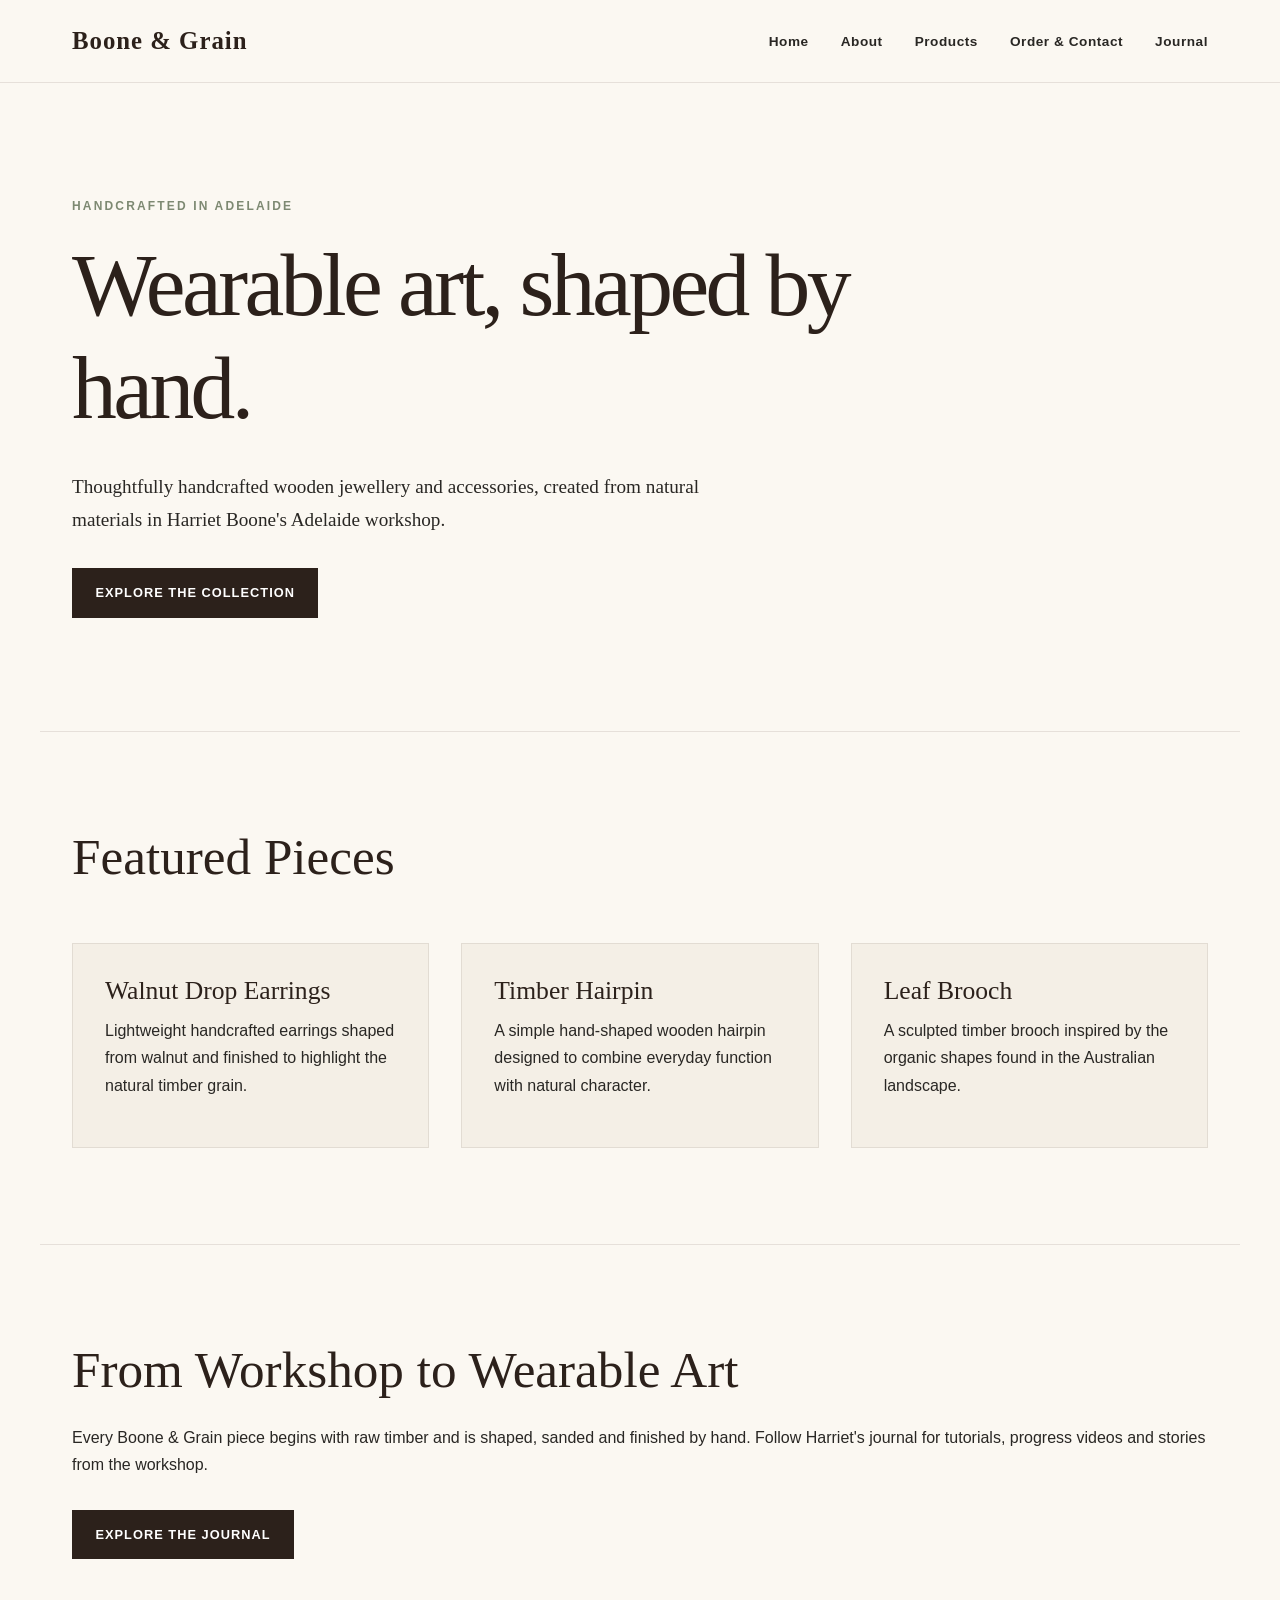
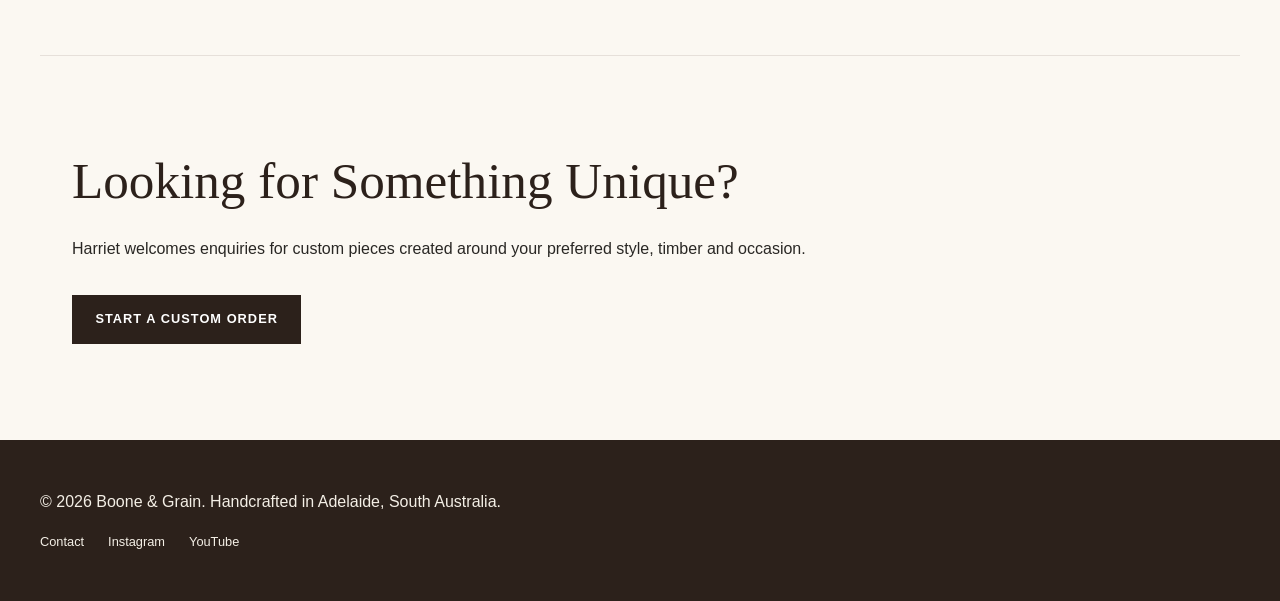
<file: index.html>
<!DOCTYPE html>
<html lang="en">

<head>
    <meta charset="UTF-8">
    <meta name="viewport" content="width=device-width, initial-scale=1.0">
    <meta name="description"
        content="Boone & Grain creates handcrafted wooden jewellery and accessories in Adelaide, South Australia.">
    <title>Boone & Grain | Handcrafted Wooden Jewellery</title>
    <link rel="stylesheet" href="css/style.css">
</head>

<body>

    <header>
        <nav aria-label="Main navigation">
            <a href="index.html">Boone & Grain</a>

            <button class="menu-toggle" type="button" aria-expanded="false" aria-controls="main-menu">
                Menu
            </button>

            <ul id="main-menu">
                <li><a href="index.html">Home</a></li>
                <li><a href="about.html">About</a></li>
                <li><a href="products.html">Products</a></li>
                <li><a href="contact.html">Order & Contact</a></li>
                <li><a href="blog.html">Journal</a></li>
            </ul>
        </nav>
    </header>

    <main>

        <section>
            <p>Handcrafted in Adelaide</p>
            <h1>Wearable art, shaped by hand.</h1>

            <p>
                Thoughtfully handcrafted wooden jewellery and accessories,
                created from natural materials in Harriet Boone's Adelaide workshop.
            </p>

            <a href="products.html">Explore the Collection</a>
        </section>

        <section>
            <h2>Featured Pieces</h2>

            <article>
                <h3>Walnut Drop Earrings</h3>
                <p>
                    Lightweight handcrafted earrings shaped from walnut
                    and finished to highlight the natural timber grain.
                </p>
            </article>

            <article>
                <h3>Timber Hairpin</h3>
                <p>
                    A simple hand-shaped wooden hairpin designed to combine
                    everyday function with natural character.
                </p>
            </article>

            <article>
                <h3>Leaf Brooch</h3>
                <p>
                    A sculpted timber brooch inspired by the organic shapes
                    found in the Australian landscape.
                </p>
            </article>
        </section>

        <section>
            <h2>From Workshop to Wearable Art</h2>

            <p>
                Every Boone & Grain piece begins with raw timber and is shaped,
                sanded and finished by hand. Follow Harriet's journal for
                tutorials, progress videos and stories from the workshop.
            </p>

            <a href="blog.html">Explore the Journal</a>
        </section>

        <section>
            <h2>Looking for Something Unique?</h2>

            <p>
                Harriet welcomes enquiries for custom pieces created around
                your preferred style, timber and occasion.
            </p>

            <a href="contact.html">Start a Custom Order</a>
        </section>

    </main>

    <footer>
        <p>&copy; 2026 Boone & Grain. Handcrafted in Adelaide, South Australia.</p>

        <nav aria-label="Footer navigation">
            <a href="contact.html">Contact</a>
            <a href="#">Instagram</a>
            <a href="#">YouTube</a>
        </nav>
    </footer>

    <script src="js/script.js"></script>

</body>

</html>
</file>
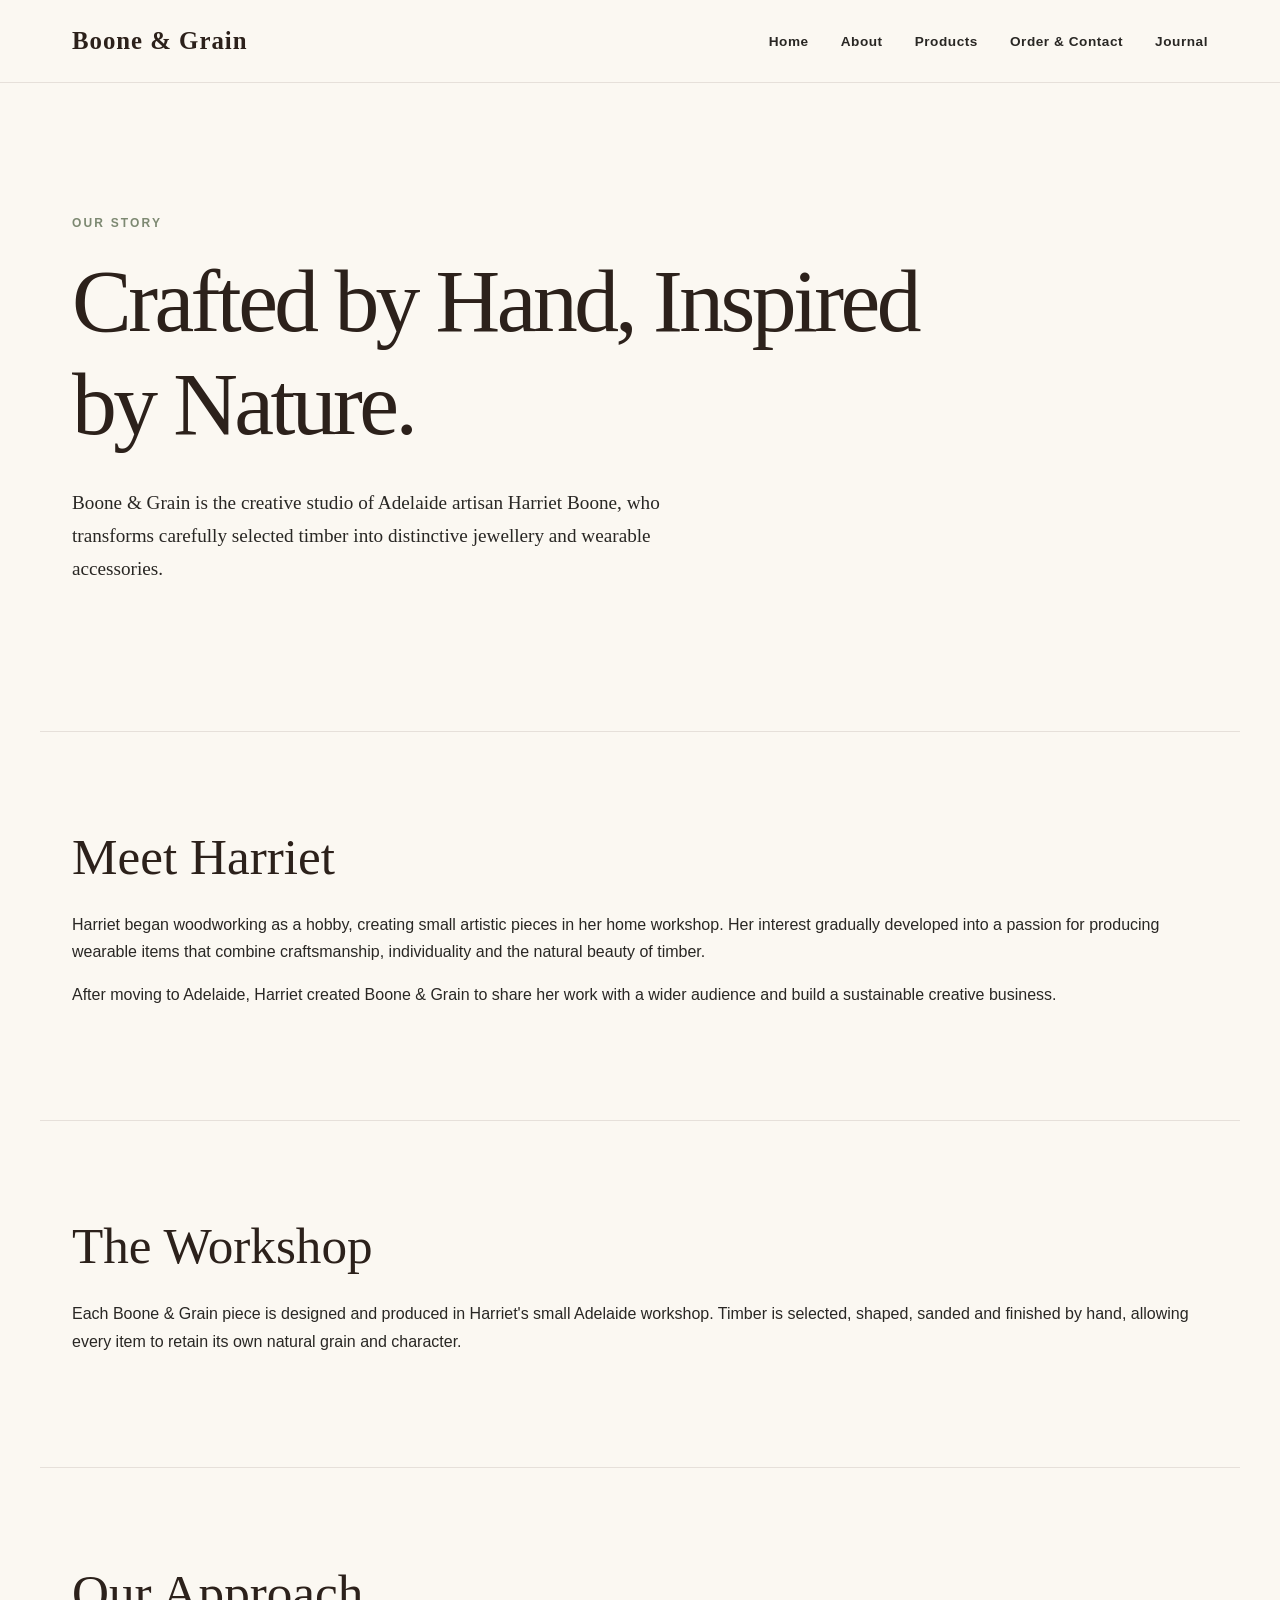
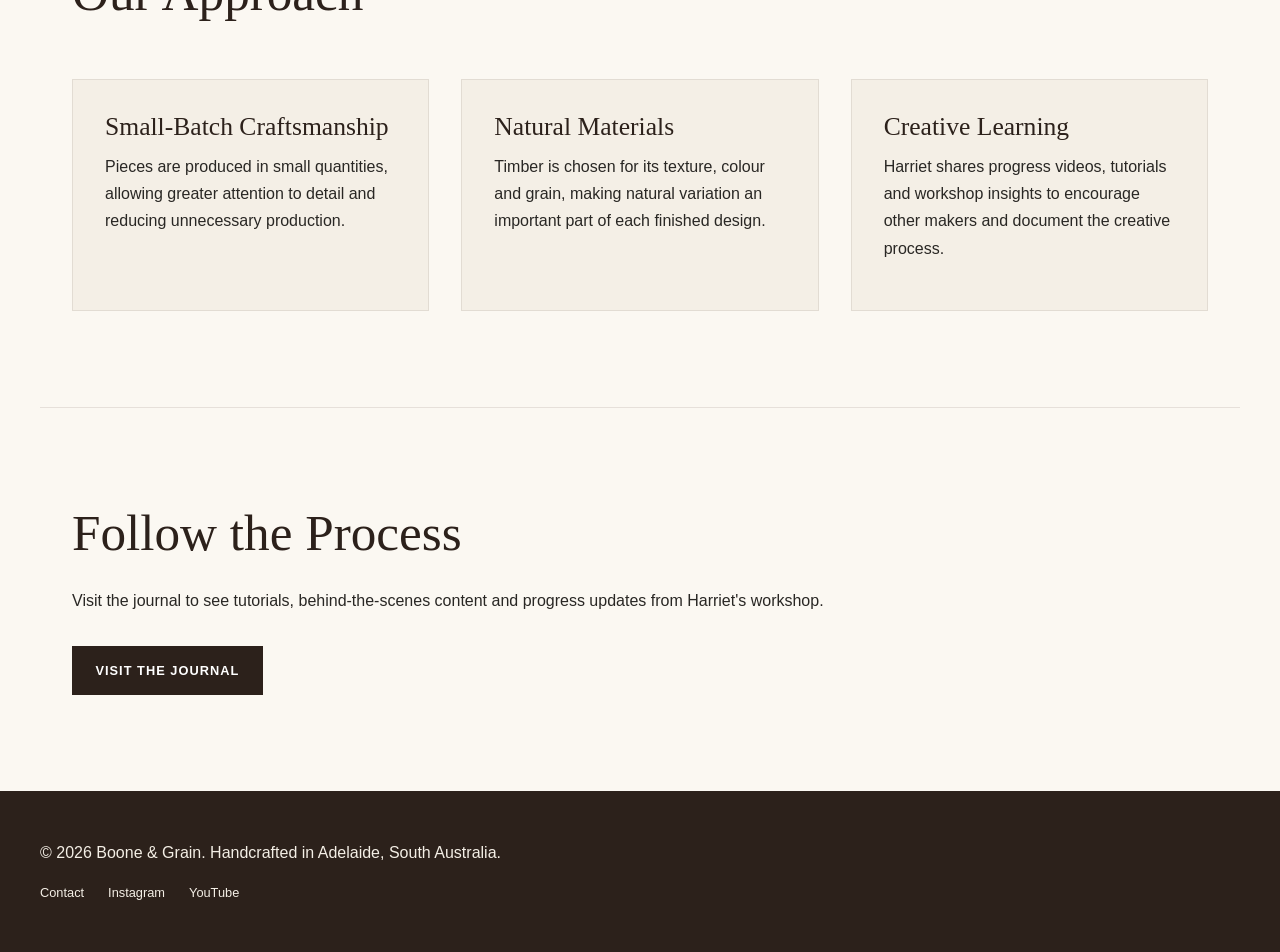
<file: about.html>
<!DOCTYPE html>
<html lang="en">

<head>
    <meta charset="UTF-8">
    <meta name="viewport" content="width=device-width, initial-scale=1.0">
    <meta name="description"
        content="Learn about Harriet Boone and the story behind Boone & Grain handcrafted wooden jewellery in Adelaide.">
    <title>About | Boone & Grain</title>
    <link rel="stylesheet" href="css/style.css">
</head>

<body>

    <header>
        <nav aria-label="Main navigation">
            <a href="index.html">Boone & Grain</a>

            <button class="menu-toggle" type="button" aria-expanded="false" aria-controls="main-menu">
                Menu
            </button>

            <ul id="main-menu">
                <li><a href="index.html">Home</a></li>
                <li><a href="about.html">About</a></li>
                <li><a href="products.html">Products</a></li>
                <li><a href="contact.html">Order & Contact</a></li>
                <li><a href="blog.html">Journal</a></li>
            </ul>
        </nav>
    </header>

    <main>

        <section>
            <p>Our Story</p>
            <h1>Crafted by Hand, Inspired by Nature.</h1>

            <p>
                Boone & Grain is the creative studio of Adelaide artisan Harriet Boone,
                who transforms carefully selected timber into distinctive jewellery
                and wearable accessories.
            </p>
        </section>

        <section>
            <h2>Meet Harriet</h2>

            <p>
                Harriet began woodworking as a hobby, creating small artistic pieces
                in her home workshop. Her interest gradually developed into a passion
                for producing wearable items that combine craftsmanship, individuality
                and the natural beauty of timber.
            </p>

            <p>
                After moving to Adelaide, Harriet created Boone & Grain to share her
                work with a wider audience and build a sustainable creative business.
            </p>
        </section>

        <section>
            <h2>The Workshop</h2>

            <p>
                Each Boone & Grain piece is designed and produced in Harriet's small
                Adelaide workshop. Timber is selected, shaped, sanded and finished by
                hand, allowing every item to retain its own natural grain and character.
            </p>
        </section>

        <section>
            <h2>Our Approach</h2>

            <article>
                <h3>Small-Batch Craftsmanship</h3>
                <p>
                    Pieces are produced in small quantities, allowing greater attention
                    to detail and reducing unnecessary production.
                </p>
            </article>

            <article>
                <h3>Natural Materials</h3>
                <p>
                    Timber is chosen for its texture, colour and grain, making natural
                    variation an important part of each finished design.
                </p>
            </article>

            <article>
                <h3>Creative Learning</h3>
                <p>
                    Harriet shares progress videos, tutorials and workshop insights to
                    encourage other makers and document the creative process.
                </p>
            </article>
        </section>

        <section>
            <h2>Follow the Process</h2>

            <p>
                Visit the journal to see tutorials, behind-the-scenes content and
                progress updates from Harriet's workshop.
            </p>

            <a href="blog.html">Visit the Journal</a>
        </section>

    </main>

    <footer>
        <p>&copy; 2026 Boone & Grain. Handcrafted in Adelaide, South Australia.</p>

        <nav aria-label="Footer navigation">
            <a href="contact.html">Contact</a>
            <a href="#">Instagram</a>
            <a href="#">YouTube</a>
        </nav>
    </footer>

    <script src="js/script.js"></script>

</body>

</html>
</file>
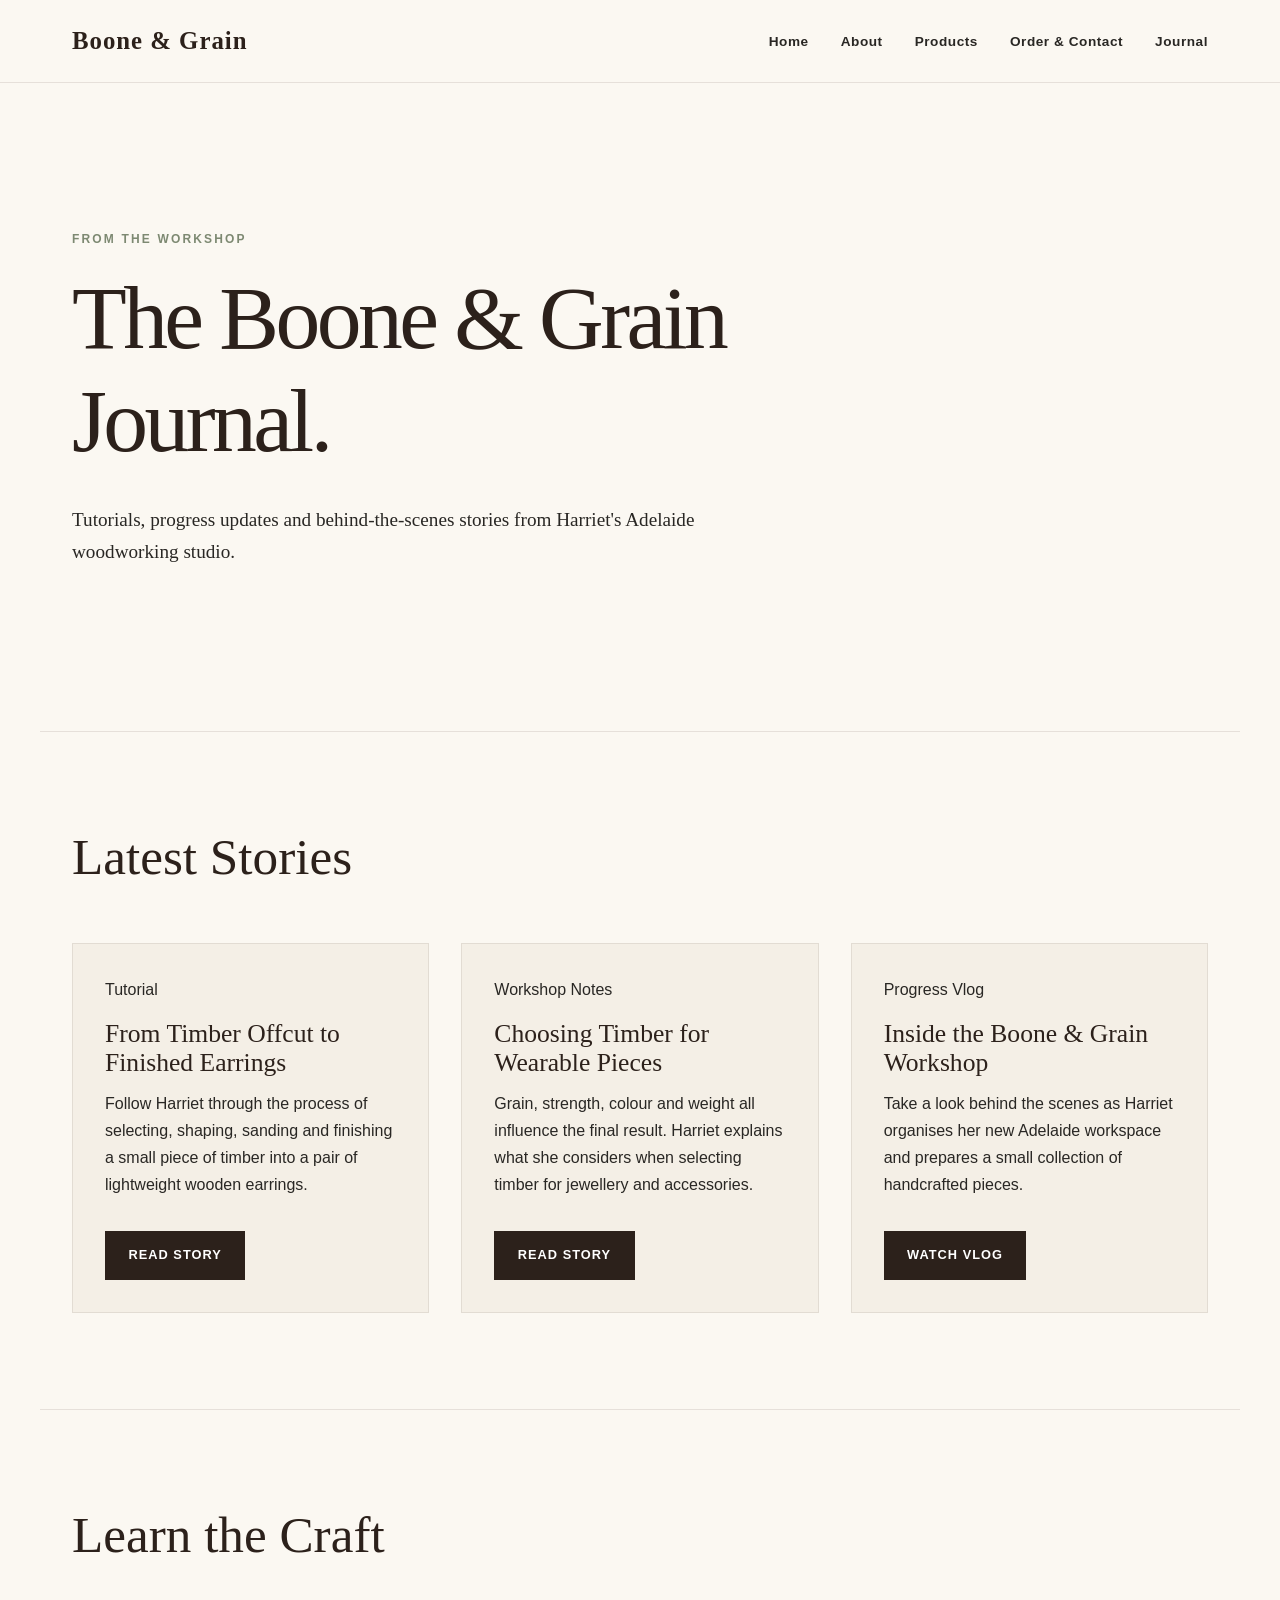
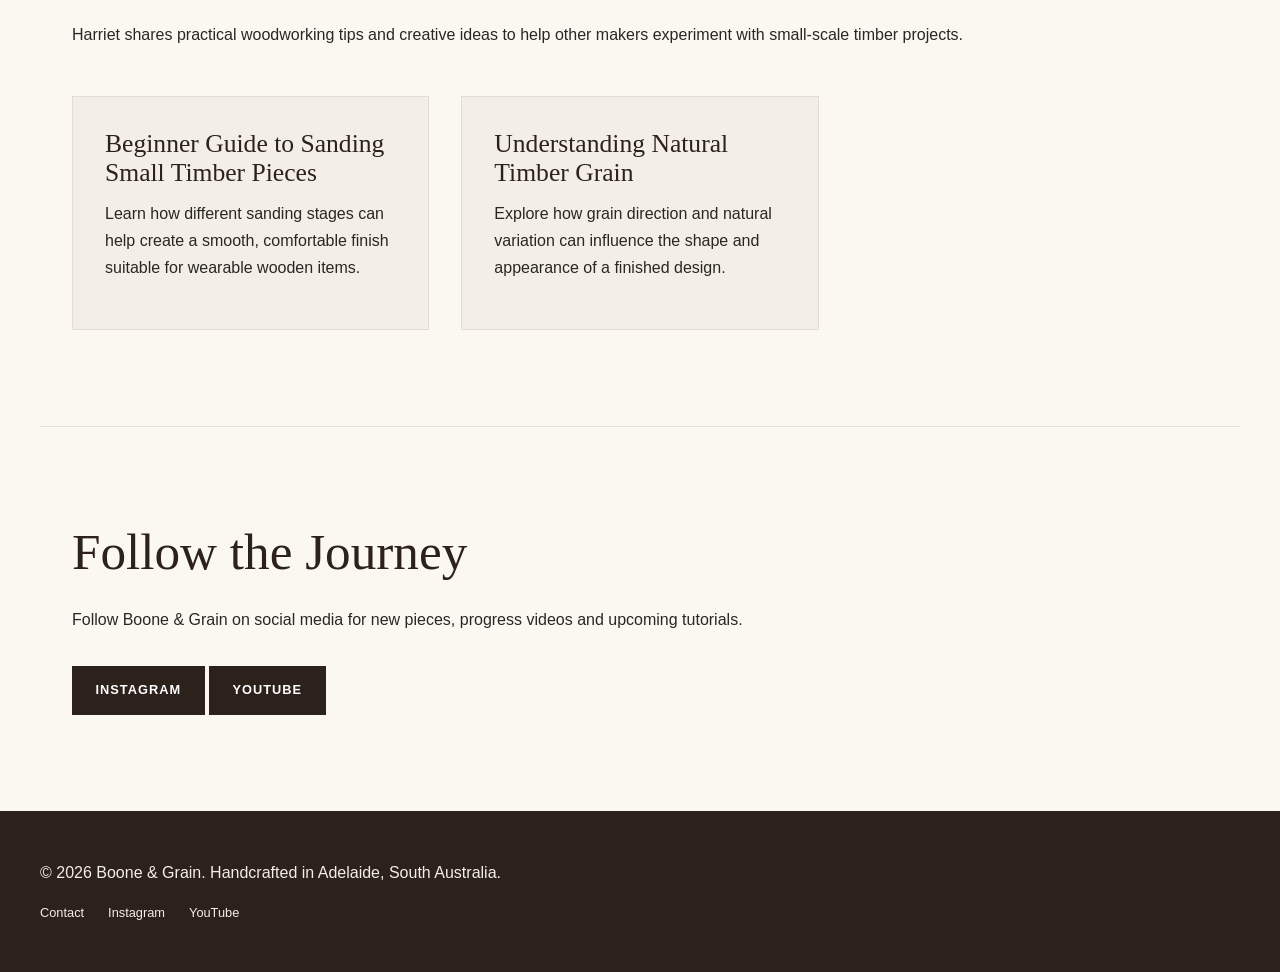
<file: blog.html>
<!DOCTYPE html>
<html lang="en">

<head>
    <meta charset="UTF-8">
    <meta name="viewport" content="width=device-width, initial-scale=1.0">
    <meta name="description"
        content="Read Boone & Grain tutorials, workshop updates and progress stories from Harriet Boone's Adelaide studio.">
    <title>Journal | Boone & Grain</title>
    <link rel="stylesheet" href="css/style.css">
</head>

<body>

    <header>
        <nav aria-label="Main navigation">
            <a href="index.html">Boone & Grain</a>

            <button class="menu-toggle" type="button" aria-expanded="false" aria-controls="main-menu">
                Menu
            </button>

            <ul id="main-menu">
                <li><a href="index.html">Home</a></li>
                <li><a href="about.html">About</a></li>
                <li><a href="products.html">Products</a></li>
                <li><a href="contact.html">Order & Contact</a></li>
                <li><a href="blog.html">Journal</a></li>
            </ul>
        </nav>
    </header>

    <main>

        <section>
            <p>From the Workshop</p>
            <h1>The Boone & Grain Journal.</h1>

            <p>
                Tutorials, progress updates and behind-the-scenes stories
                from Harriet's Adelaide woodworking studio.
            </p>
        </section>

        <section aria-labelledby="latest-stories">

            <h2 id="latest-stories">Latest Stories</h2>

            <article>
                <p>Tutorial</p>

                <h3>From Timber Offcut to Finished Earrings</h3>

                <p>
                    Follow Harriet through the process of selecting, shaping,
                    sanding and finishing a small piece of timber into a pair
                    of lightweight wooden earrings.
                </p>

                <a href="#">Read Story</a>
            </article>

            <article>
                <p>Workshop Notes</p>

                <h3>Choosing Timber for Wearable Pieces</h3>

                <p>
                    Grain, strength, colour and weight all influence the final
                    result. Harriet explains what she considers when selecting
                    timber for jewellery and accessories.
                </p>

                <a href="#">Read Story</a>
            </article>

            <article>
                <p>Progress Vlog</p>

                <h3>Inside the Boone & Grain Workshop</h3>

                <p>
                    Take a look behind the scenes as Harriet organises her new
                    Adelaide workspace and prepares a small collection of
                    handcrafted pieces.
                </p>

                <a href="#">Watch Vlog</a>
            </article>

        </section>

        <section>
            <h2>Learn the Craft</h2>

            <p>
                Harriet shares practical woodworking tips and creative ideas
                to help other makers experiment with small-scale timber projects.
            </p>

            <article>
                <h3>Beginner Guide to Sanding Small Timber Pieces</h3>

                <p>
                    Learn how different sanding stages can help create a smooth,
                    comfortable finish suitable for wearable wooden items.
                </p>
            </article>

            <article>
                <h3>Understanding Natural Timber Grain</h3>

                <p>
                    Explore how grain direction and natural variation can
                    influence the shape and appearance of a finished design.
                </p>
            </article>
        </section>

        <section>
            <h2>Follow the Journey</h2>

            <p>
                Follow Boone & Grain on social media for new pieces,
                progress videos and upcoming tutorials.
            </p>

            <a href="#">Instagram</a>
            <a href="#">YouTube</a>
        </section>

    </main>

    <footer>
        <p>&copy; 2026 Boone & Grain. Handcrafted in Adelaide, South Australia.</p>

        <nav aria-label="Footer navigation">
            <a href="contact.html">Contact</a>
            <a href="#">Instagram</a>
            <a href="#">YouTube</a>
        </nav>
    </footer>

    <script src="js/script.js"></script>

</body>

</html>
</file>
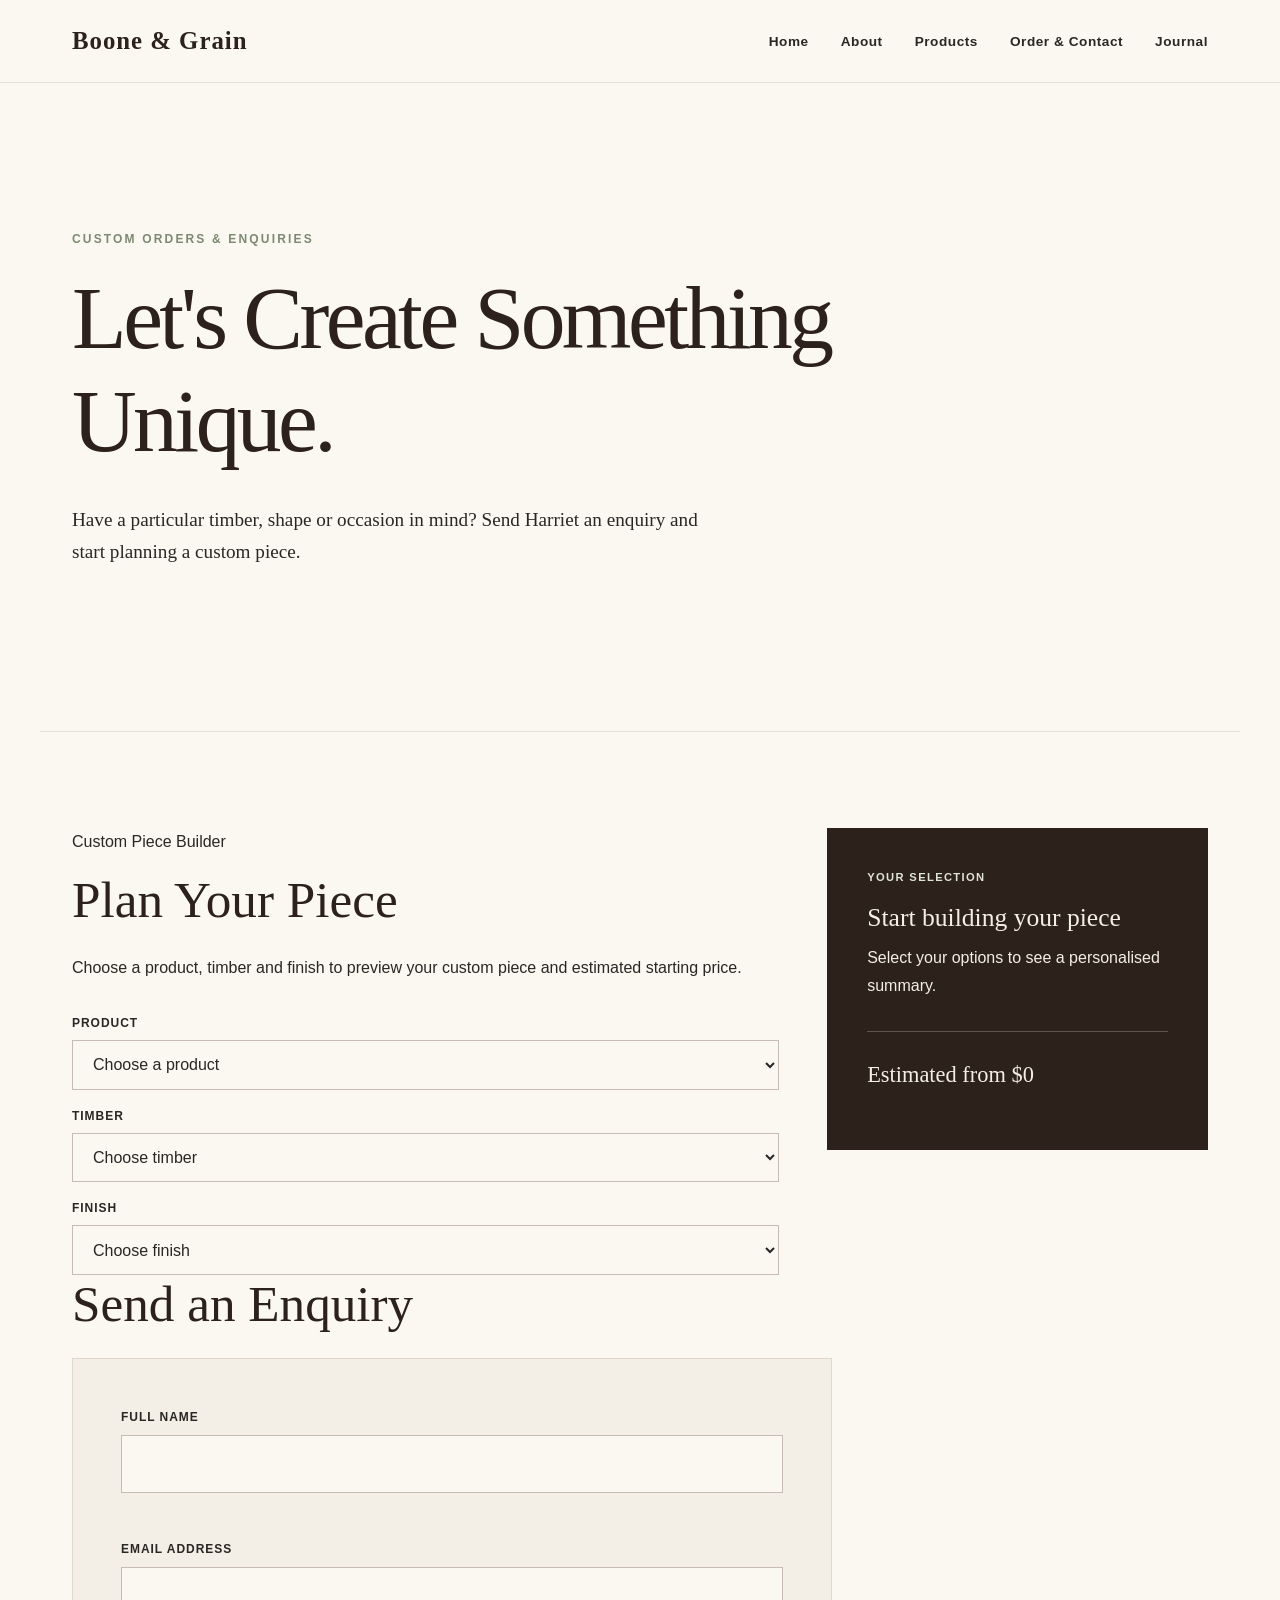
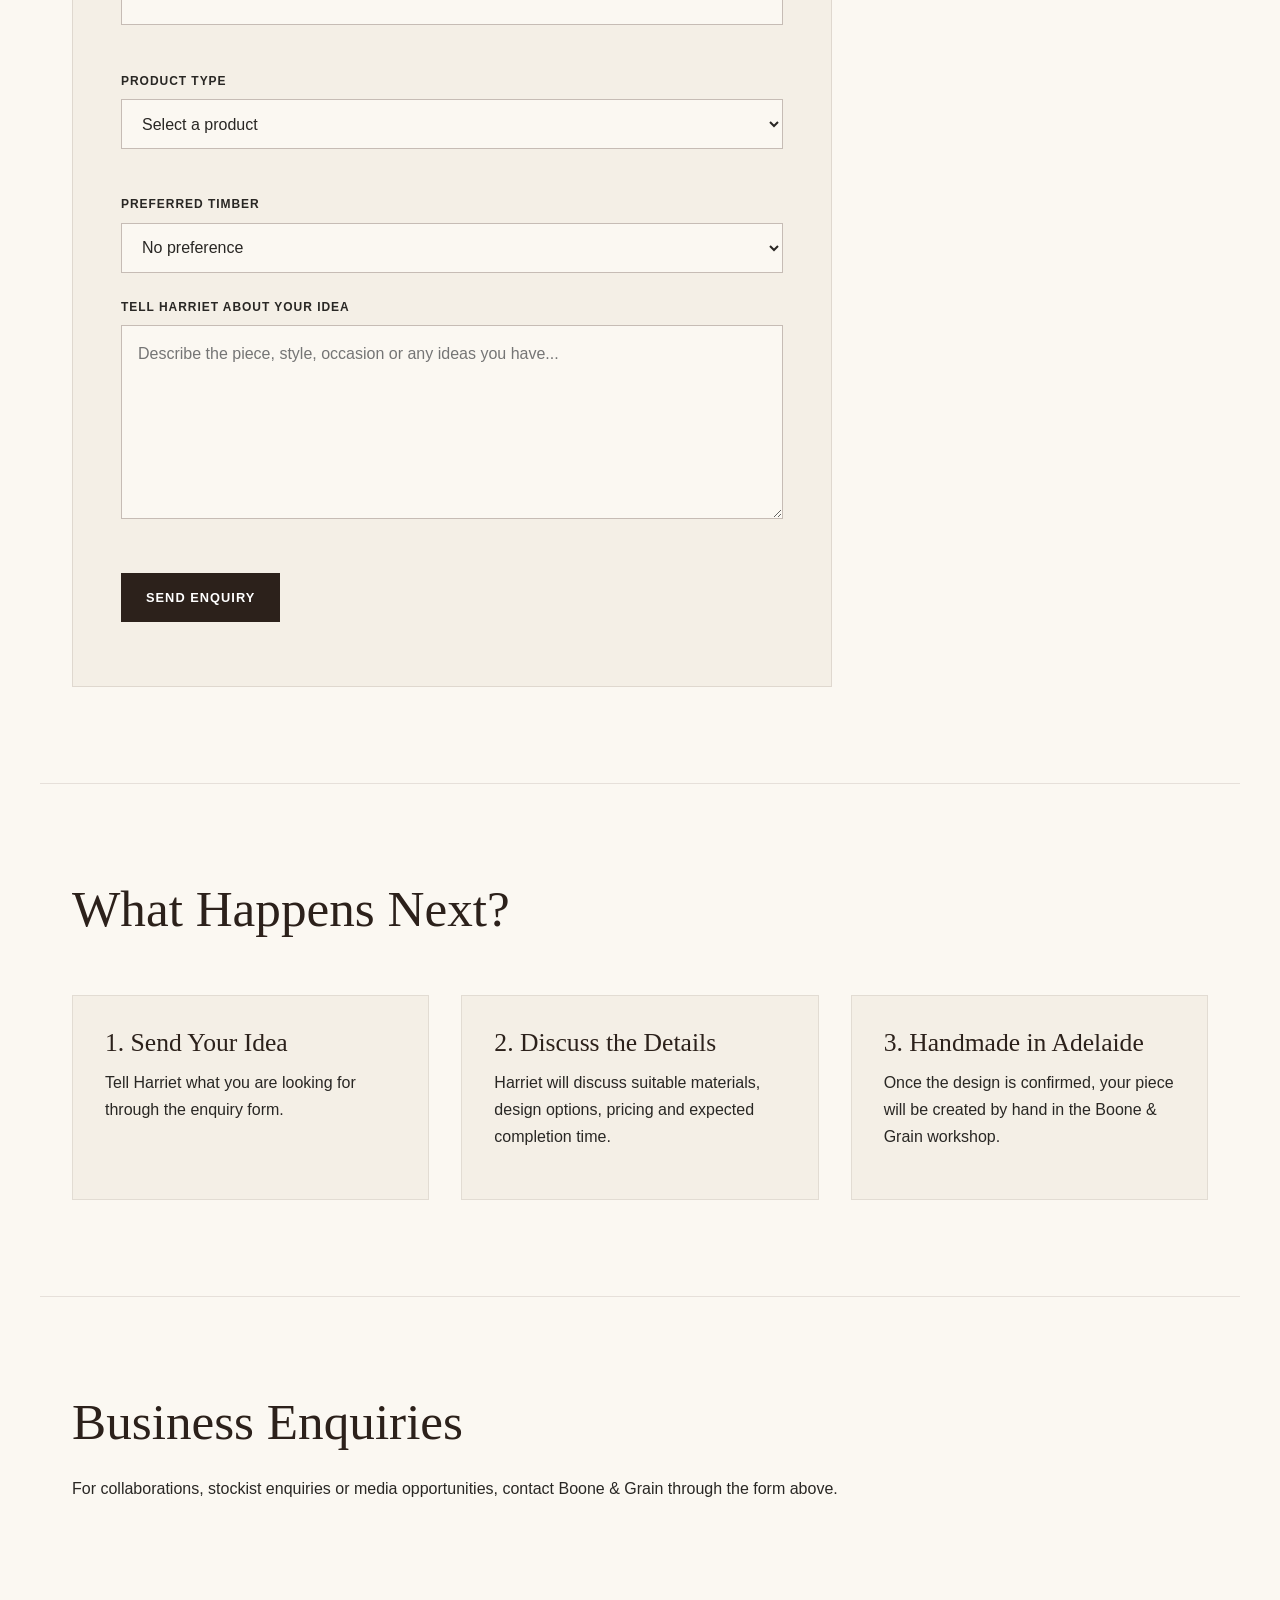
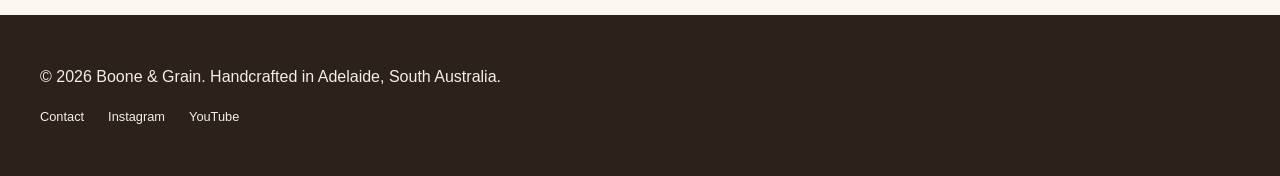
<file: contact.html>
<!DOCTYPE html>
<html lang="en">

<head>
    <meta charset="UTF-8">
    <meta name="viewport" content="width=device-width, initial-scale=1.0">
    <meta name="description"
        content="Contact Boone & Grain to enquire about handcrafted wooden jewellery and custom orders.">
    <title>Order & Contact | Boone & Grain</title>
    <link rel="stylesheet" href="css/style.css">
</head>

<body>

    <header>
        <nav aria-label="Main navigation">
            <a href="index.html">Boone & Grain</a>

            <button class="menu-toggle" type="button" aria-expanded="false" aria-controls="main-menu">
                Menu
            </button>

            <ul id="main-menu">
                <li><a href="index.html">Home</a></li>
                <li><a href="about.html">About</a></li>
                <li><a href="products.html">Products</a></li>
                <li><a href="contact.html">Order & Contact</a></li>
                <li><a href="blog.html">Journal</a></li>
            </ul>
        </nav>
    </header>

    <main>

        <section>
            <p>Custom Orders & Enquiries</p>
            <h1>Let's Create Something Unique.</h1>

            <p>
                Have a particular timber, shape or occasion in mind?
                Send Harriet an enquiry and start planning a custom piece.
            </p>
        </section>

        <section>
            <section class="custom-builder" aria-labelledby="builder-heading">
                <div>
                    <p>Custom Piece Builder</p>
                    <h2 id="builder-heading">Plan Your Piece</h2>

                    <p>
                        Choose a product, timber and finish to preview your custom
                        piece and estimated starting price.
                    </p>

                    <div class="builder-options">

                        <div>
                            <label for="builder-product">Product</label>
                            <select id="builder-product">
                                <option value="">Choose a product</option>
                                <option value="Earrings" data-price="42">Earrings</option>
                                <option value="Brooch" data-price="38">Brooch</option>
                                <option value="Hairpin" data-price="36">Hairpin</option>
                                <option value="Bracelet" data-price="55">Bracelet</option>
                            </select>
                        </div>

                        <div>
                            <label for="builder-timber">Timber</label>
                            <select id="builder-timber">
                                <option value="">Choose timber</option>
                                <option value="Walnut" data-price="0">Walnut</option>
                                <option value="Oak" data-price="3">Oak</option>
                                <option value="River Gum" data-price="5">River Gum</option>
                            </select>
                        </div>

                        <div>
                            <label for="builder-finish">Finish</label>
                            <select id="builder-finish">
                                <option value="">Choose finish</option>
                                <option value="Natural" data-price="0">Natural</option>
                                <option value="Satin" data-price="5">Satin</option>
                                <option value="Polished" data-price="8">Polished</option>
                            </select>
                        </div>

                    </div>
                </div>

                <aside class="builder-summary" aria-live="polite">
                    <p>Your Selection</p>
                    <h3 id="builder-summary-title">Start building your piece</h3>
                    <p id="builder-summary-details">
                        Select your options to see a personalised summary.
                    </p>
                    <p id="builder-price">Estimated from $0</p>
                </aside>
            </section>
            <h2>Send an Enquiry</h2>

            <form id="enquiry-form" novalidate>

                <div>
                    <label for="name">Full Name</label>
                    <input type="text" id="name" name="name" required>
                    <small class="error-message" id="name-error"></small>
                </div>

                <div>
                    <label for="email">Email Address</label>
                    <input type="email" id="email" name="email" required>
                    <small class="error-message" id="email-error"></small>
                </div>

                <div>
                    <label for="product-type">Product Type</label>

                    <select id="product-type" name="product-type" required>
                        <option value="">Select a product</option>
                        <option value="earrings">Earrings</option>
                        <option value="brooch">Brooch</option>
                        <option value="hairpin">Hairpin</option>
                        <option value="bracelet">Bracelet</option>
                        <option value="other">Other</option>
                    </select>

                    <small class="error-message" id="product-error"></small>
                </div>

                <div>
                    <label for="timber">Preferred Timber</label>

                    <select id="timber" name="timber">
                        <option value="">No preference</option>
                        <option value="walnut">Walnut</option>
                        <option value="oak">Oak</option>
                        <option value="rivergum">River Gum</option>
                        <option value="other">Other</option>
                    </select>
                </div>

                <div>
                    <label for="message">Tell Harriet About Your Idea</label>

                    <textarea id="message" name="message" rows="6" required
                        placeholder="Describe the piece, style, occasion or any ideas you have..."></textarea>

                    <small class="error-message" id="message-error"></small>
                </div>

                <button type="submit">Send Enquiry</button>

                <p id="form-status" role="status" aria-live="polite"></p>

            </form>

        </section>

        <section>
            <h2>What Happens Next?</h2>

            <article>
                <h3>1. Send Your Idea</h3>
                <p>
                    Tell Harriet what you are looking for through the enquiry form.
                </p>
            </article>

            <article>
                <h3>2. Discuss the Details</h3>
                <p>
                    Harriet will discuss suitable materials, design options,
                    pricing and expected completion time.
                </p>
            </article>

            <article>
                <h3>3. Handmade in Adelaide</h3>
                <p>
                    Once the design is confirmed, your piece will be created
                    by hand in the Boone & Grain workshop.
                </p>
            </article>
        </section>

        <section>
            <h2>Business Enquiries</h2>

            <p>
                For collaborations, stockist enquiries or media opportunities,
                contact Boone & Grain through the form above.
            </p>
        </section>

    </main>

    <footer>
        <p>&copy; 2026 Boone & Grain. Handcrafted in Adelaide, South Australia.</p>

        <nav aria-label="Footer navigation">
            <a href="contact.html">Contact</a>
            <a href="#">Instagram</a>
            <a href="#">YouTube</a>
        </nav>
    </footer>

    <script src="js/script.js"></script>

</body>

</html>
</file>
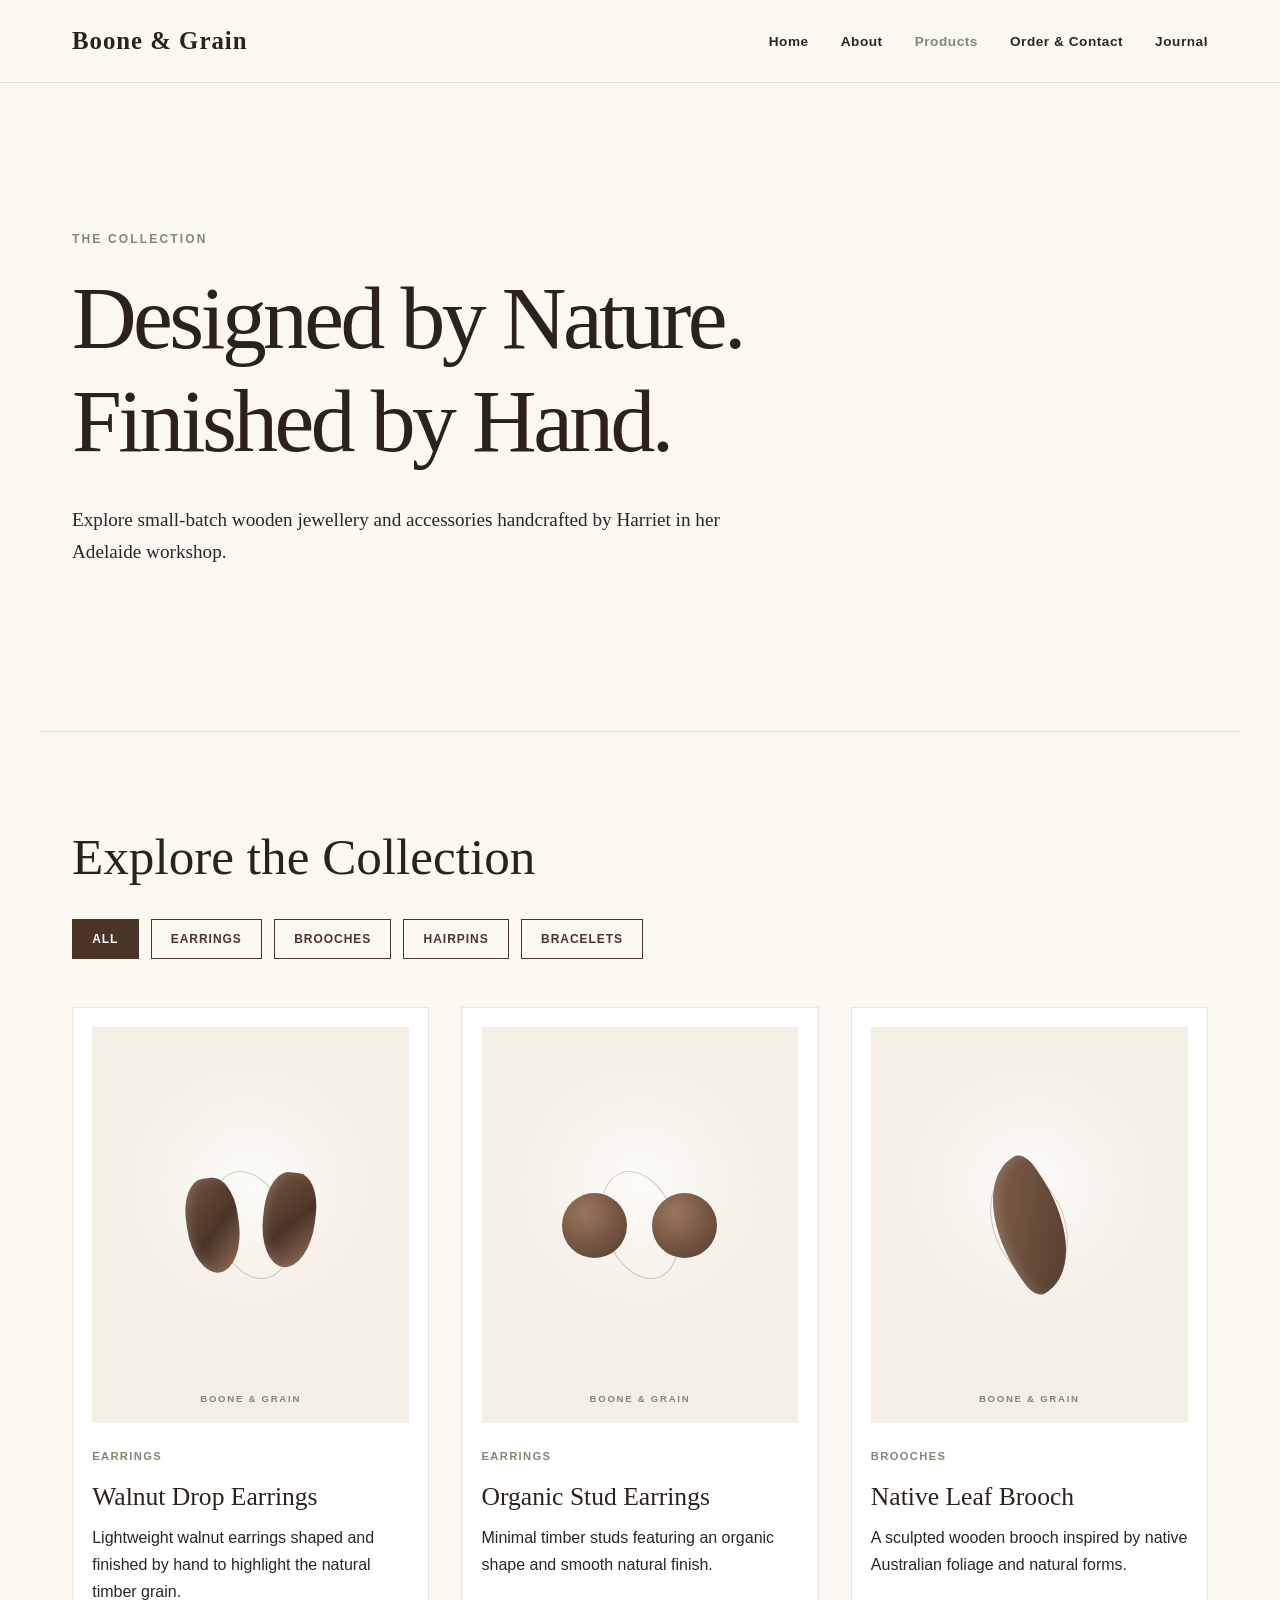
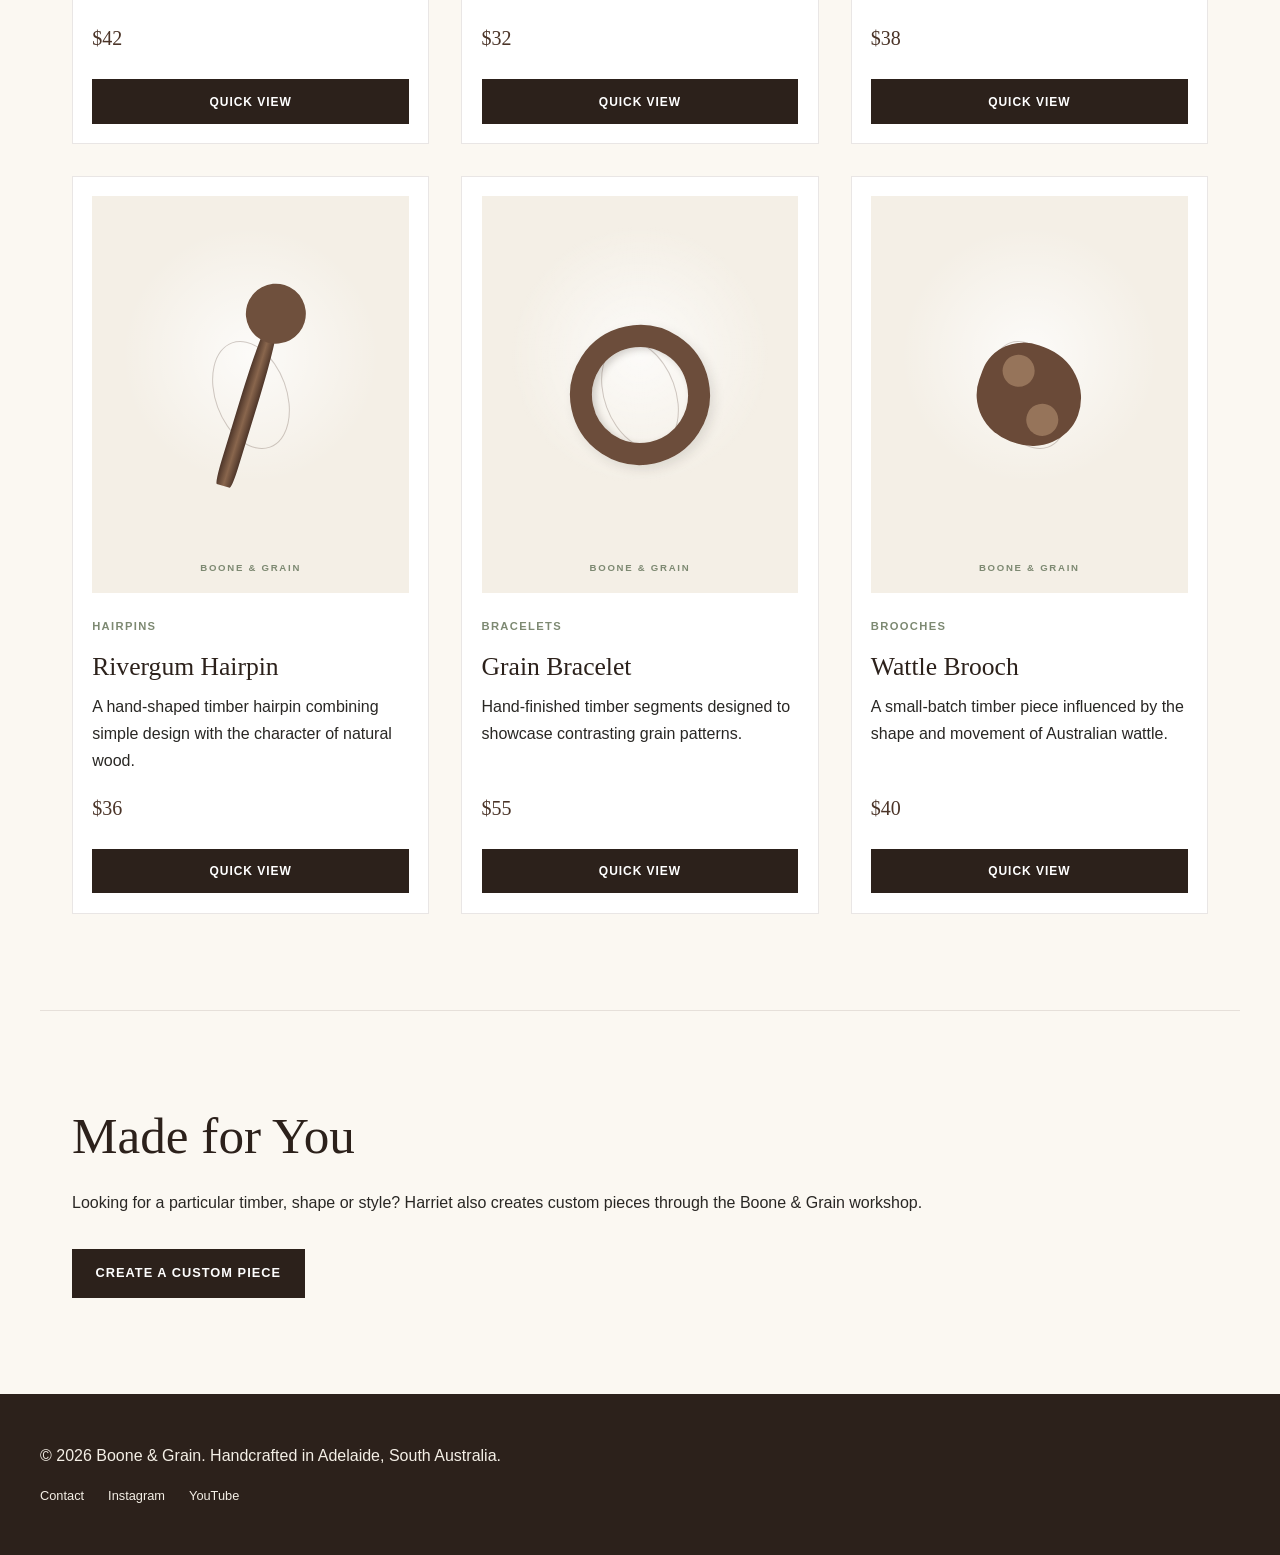
<file: products.html>
<!DOCTYPE html>
<html lang="en">

<head>
    <meta charset="UTF-8">
    <meta name="viewport" content="width=device-width, initial-scale=1.0">
    <meta name="description"
        content="Explore handcrafted wooden earrings, brooches, hairpins and bracelets by Boone & Grain.">

    <title>Products | Boone & Grain</title>

    <link rel="stylesheet" href="css/style.css">
</head>


<body>


    <header>

        <nav aria-label="Main navigation">

            <a href="index.html">Boone & Grain</a>

            <button class="menu-toggle"
                type="button"
                aria-expanded="false"
                aria-controls="main-menu">
                Menu
            </button>

            <ul id="main-menu">

                <li>
                    <a href="index.html">Home</a>
                </li>

                <li>
                    <a href="about.html">About</a>
                </li>

                <li>
                    <a href="products.html" aria-current="page">
                        Products
                    </a>
                </li>

                <li>
                    <a href="contact.html">Order & Contact</a>
                </li>

                <li>
                    <a href="blog.html">Journal</a>
                </li>

            </ul>

        </nav>

    </header>



    <main>


        <!-- Page introduction -->

        <section>

            <p>The Collection</p>

            <h1>
                Designed by Nature.
                Finished by Hand.
            </h1>

            <p>
                Explore small-batch wooden jewellery and accessories
                handcrafted by Harriet in her Adelaide workshop.
            </p>

        </section>



        <!-- Product collection -->

        <section aria-labelledby="collection-heading">

            <h2 id="collection-heading">
                Explore the Collection
            </h2>


            <!-- Product filtering -->

            <div class="product-filters"
                aria-label="Filter products">

                <button type="button"
                    data-filter="all"
                    class="active">
                    All
                </button>

                <button type="button"
                    data-filter="earrings">
                    Earrings
                </button>

                <button type="button"
                    data-filter="brooches">
                    Brooches
                </button>

                <button type="button"
                    data-filter="hairpins">
                    Hairpins
                </button>

                <button type="button"
                    data-filter="bracelets">
                    Bracelets
                </button>

            </div>



            <div class="product-grid">


                <!-- Walnut Drop Earrings -->

                <article class="product-card"
                    data-category="earrings">

                    <div class="product-image product-earrings">
                        <span aria-hidden="true"></span>
                    </div>

                    <p>Earrings</p>

                    <h3>Walnut Drop Earrings</h3>

                    <p>
                        Lightweight walnut earrings shaped and finished
                        by hand to highlight the natural timber grain.
                    </p>

                    <p>$42</p>

                    <button type="button"
                        class="quick-view"
                        data-product="Walnut Drop Earrings">
                        Quick View
                    </button>

                </article>



                <!-- Organic Stud Earrings -->

                <article class="product-card"
                    data-category="earrings">

                    <div class="product-image product-studs">
                        <span aria-hidden="true"></span>
                    </div>

                    <p>Earrings</p>

                    <h3>Organic Stud Earrings</h3>

                    <p>
                        Minimal timber studs featuring an organic shape
                        and smooth natural finish.
                    </p>

                    <p>$32</p>

                    <button type="button"
                        class="quick-view"
                        data-product="Organic Stud Earrings">
                        Quick View
                    </button>

                </article>



                <!-- Native Leaf Brooch -->

                <article class="product-card"
                    data-category="brooches">

                    <div class="product-image product-leaf">
                        <span aria-hidden="true"></span>
                    </div>

                    <p>Brooches</p>

                    <h3>Native Leaf Brooch</h3>

                    <p>
                        A sculpted wooden brooch inspired by native
                        Australian foliage and natural forms.
                    </p>

                    <p>$38</p>

                    <button type="button"
                        class="quick-view"
                        data-product="Native Leaf Brooch">
                        Quick View
                    </button>

                </article>



                <!-- Rivergum Hairpin -->

                <article class="product-card"
                    data-category="hairpins">

                    <div class="product-image product-hairpin">
                        <span aria-hidden="true"></span>
                    </div>

                    <p>Hairpins</p>

                    <h3>Rivergum Hairpin</h3>

                    <p>
                        A hand-shaped timber hairpin combining simple
                        design with the character of natural wood.
                    </p>

                    <p>$36</p>

                    <button type="button"
                        class="quick-view"
                        data-product="Rivergum Hairpin">
                        Quick View
                    </button>

                </article>



                <!-- Grain Bracelet -->

                <article class="product-card"
                    data-category="bracelets">

                    <div class="product-image product-bracelet">
                        <span aria-hidden="true"></span>
                    </div>

                    <p>Bracelets</p>

                    <h3>Grain Bracelet</h3>

                    <p>
                        Hand-finished timber segments designed to
                        showcase contrasting grain patterns.
                    </p>

                    <p>$55</p>

                    <button type="button"
                        class="quick-view"
                        data-product="Grain Bracelet">
                        Quick View
                    </button>

                </article>



                <!-- Wattle Brooch -->

                <article class="product-card"
                    data-category="brooches">

                    <div class="product-image product-wattle">
                        <span aria-hidden="true"></span>
                    </div>

                    <p>Brooches</p>

                    <h3>Wattle Brooch</h3>

                    <p>
                        A small-batch timber piece influenced by the
                        shape and movement of Australian wattle.
                    </p>

                    <p>$40</p>

                    <button type="button"
                        class="quick-view"
                        data-product="Wattle Brooch">
                        Quick View
                    </button>

                </article>


            </div>

        </section>



        <!-- Custom order call to action -->

        <section>

            <h2>Made for You</h2>

            <p>
                Looking for a particular timber, shape or style?
                Harriet also creates custom pieces through the
                Boone & Grain workshop.
            </p>

            <a href="contact.html">
                Create a Custom Piece
            </a>

        </section>



        <!-- Product quick-view modal -->

        <section class="product-modal"
            id="product-modal"
            aria-hidden="true">

            <div class="modal-content"
                role="dialog"
                aria-modal="true"
                aria-labelledby="modal-title">

                <button type="button"
                    class="modal-close"
                    aria-label="Close product details">
                    &times;
                </button>

                <p id="modal-category">
                    Product
                </p>

                <h2 id="modal-title">
                    Product Name
                </h2>

                <p id="modal-description"></p>

                <p id="modal-price"></p>

                <a href="contact.html">
                    Enquire About This Piece
                </a>

            </div>

        </section>


    </main>



    <footer>

        <p>
            &copy; 2026 Boone & Grain.
            Handcrafted in Adelaide, South Australia.
        </p>

        <nav aria-label="Footer navigation">

            <a href="contact.html">
                Contact
            </a>

            <a href="#">
                Instagram
            </a>

            <a href="#">
                YouTube
            </a>

        </nav>

    </footer>


    <script src="js/script.js"></script>


</body>

</html>
</file>
<file: css/style.css>
/* BOONE & GRAIN Main Stylesheet */


/* ---------- 1. DESIGN SYSTEM ---------- */

:root {
    --cream: #f4efe6;
    --light-cream: #fbf8f2;
    --walnut: #4b3428;
    --dark-walnut: #2c211b;
    --sage: #7d8972;
    --light-sage: #dfe4d8;
    --charcoal: #292724;
    --white: #ffffff;

    --serif: Georgia, "Times New Roman", serif;
    --sans-serif: Arial, Helvetica, sans-serif;

    --max-width: 1200px;
    --border-radius: 4px;
    --transition: 0.3s ease;
}


/* ---------- 2. RESET ---------- */

* {
    box-sizing: border-box;
    margin: 0;
    padding: 0;
}

html {
    scroll-behavior: smooth;
}

body {
    background-color: var(--light-cream);
    color: var(--charcoal);
    font-family: var(--sans-serif);
    line-height: 1.7;
}

img {
    display: block;
    max-width: 100%;
}

a {
    color: inherit;
}


/* ---------- 3. TYPOGRAPHY ---------- */

h1,
h2,
h3 {
    color: var(--dark-walnut);
    font-family: var(--serif);
    font-weight: 400;
    line-height: 1.15;
}

h1 {
    font-size: clamp(3rem, 7vw, 6.5rem);
    letter-spacing: -0.04em;
    max-width: 900px;
}

h2 {
    font-size: clamp(2.2rem, 4vw, 3.8rem);
    margin-bottom: 1.5rem;
}

h3 {
    font-size: 1.6rem;
    margin-bottom: 0.75rem;
}

p {
    margin-bottom: 1rem;
}

section>p:first-child:not(:last-child) {
    color: var(--sage);
    font-size: 0.75rem;
    font-weight: 700;
    letter-spacing: 0.18em;
    margin-bottom: 1rem;
    text-transform: uppercase;
}


/* ---------- 4. HEADER & NAVIGATION ---------- */

header {
    background-color: rgba(251, 248, 242, 0.96);
    border-bottom: 1px solid rgba(75, 52, 40, 0.12);
    position: sticky;
    top: 0;
    z-index: 1000;
}

header nav {
    align-items: center;
    display: flex;
    justify-content: space-between;
    margin: 0 auto;
    max-width: var(--max-width);
    min-height: 82px;
    padding: 0 2rem;
}

header nav>a:first-child {
    color: var(--dark-walnut);
    font-family: var(--serif);
    font-size: 1.55rem;
    font-weight: bold;
    letter-spacing: 0.04em;
    text-decoration: none;
}

header nav ul {
    align-items: center;
    display: flex;
    gap: 2rem;
    list-style: none;
}

header nav ul a {
    font-size: 0.85rem;
    font-weight: 600;
    letter-spacing: 0.04em;
    position: relative;
    text-decoration: none;
}

header nav ul a::after {
    background-color: var(--sage);
    bottom: -7px;
    content: "";
    height: 2px;
    left: 0;
    position: absolute;
    transform: scaleX(0);
    transform-origin: right;
    transition: transform var(--transition);
    width: 100%;
}

header nav ul a:hover::after,
header nav ul a:focus::after {
    transform: scaleX(1);
    transform-origin: left;
}


/* ---------- 5. GENERAL PAGE LAYOUT ---------- */

main>section {
    margin: 0 auto;
    max-width: var(--max-width);
    padding: 6rem 2rem;
}

main>section+section {
    border-top: 1px solid rgba(75, 52, 40, 0.12);
}

main>section:first-child {
    align-items: flex-start;
    display: flex;
    flex-direction: column;
    justify-content: center;
    min-height: 72vh;
    padding-bottom: 7rem;
    padding-top: 7rem;
}

main>section:first-child>p:not(:first-child) {
    font-family: var(--serif);
    font-size: 1.2rem;
    margin-top: 2rem;
    max-width: 650px;
}


/* ---------- 6. LINKS & BUTTONS ---------- */

main section>a,
article>a {
    align-items: center;
    background-color: var(--dark-walnut);
    border: 1px solid var(--dark-walnut);
    color: var(--white);
    display: inline-flex;
    font-size: 0.8rem;
    font-weight: 700;
    justify-content: center;
    letter-spacing: 0.08em;
    margin-top: 1rem;
    min-height: 48px;
    padding: 0.8rem 1.4rem;
    text-decoration: none;
    text-transform: uppercase;
    transition:
        background-color var(--transition),
        color var(--transition),
        transform var(--transition);
}

main section>a:hover,
article>a:hover {
    background-color: transparent;
    color: var(--dark-walnut);
    transform: translateY(-2px);
}


/* ---------- 7. ARTICLE CARDS ---------- */

section article {
    margin-top: 2rem;
}

main section:has(> article) {
    display: grid;
    gap: 2rem;
    grid-template-columns: repeat(3, 1fr);
}

main section:has(> article)>h2,
main section:has(> article)>p,
main section:has(> article)>a {
    grid-column: 1 / -1;
}

main section:has(> article) article {
    background-color: var(--cream);
    border: 1px solid rgba(75, 52, 40, 0.1);
    margin-top: 0;
    padding: 2rem;
    transition:
        transform var(--transition),
        box-shadow var(--transition);
}

main section:has(> article) article:hover {
    box-shadow: 0 18px 40px rgba(44, 33, 27, 0.08);
    transform: translateY(-5px);
}


/* ---------- 8. PRODUCT FILTERS ---------- */

.product-filters {
    display: flex;
    flex-wrap: wrap;
    gap: 0.75rem;
    margin: 2rem 0 3rem;
}

.product-filters button {
    background-color: transparent;
    border: 1px solid var(--walnut);
    color: var(--walnut);
    cursor: pointer;
    font-family: var(--sans-serif);
    font-size: 0.75rem;
    font-weight: 700;
    letter-spacing: 0.08em;
    padding: 0.75rem 1.2rem;
    text-transform: uppercase;
    transition: var(--transition);
}

.product-filters button:hover,
.product-filters button:focus,
.product-filters button.active {
    background-color: var(--walnut);
    color: var(--white);
}


/* ---------- 9. PRODUCT GRID ---------- */

.product-grid {
    display: grid;
    gap: 2rem;
    grid-template-columns: repeat(3, 1fr);
}

.product-card {
    background-color: var(--white);
    border: 1px solid rgba(75, 52, 40, 0.12);
    display: flex;
    flex-direction: column;
    margin: 0;
    padding: 1.2rem;
    transition:
        box-shadow var(--transition),
        transform var(--transition);
}

.product-card:hover {
    box-shadow: 0 20px 45px rgba(44, 33, 27, 0.1);
    transform: translateY(-6px);
}

.product-image {
    align-items: center;
    aspect-ratio: 4 / 5;
    background:
        radial-gradient(circle at center,
            rgba(125, 137, 114, 0.18),
            transparent 45%),
        var(--cream);
    display: flex;
    justify-content: center;
    margin-bottom: 1.5rem;
    overflow: hidden;
    position: relative;
}

.product-image::before {
    border: 1px solid rgba(75, 52, 40, 0.25);
    border-radius: 50%;
    content: "";
    height: 110px;
    position: absolute;
    transform: rotate(-20deg);
    width: 70px;
}

.product-image p {
    bottom: 1rem;
    color: var(--sage);
    font-size: 0.7rem;
    letter-spacing: 0.12em;
    position: absolute;
    text-transform: uppercase;
}

.product-card>p:first-of-type {
    color: var(--sage);
    font-size: 0.7rem;
    font-weight: 700;
    letter-spacing: 0.12em;
    text-transform: uppercase;
}

.product-card>p:last-of-type {
    color: var(--walnut);
    font-family: var(--serif);
    font-size: 1.25rem;
    margin-top: auto;
}

.quick-view {
    background-color: var(--dark-walnut);
    border: 1px solid var(--dark-walnut);
    color: var(--white);
    cursor: pointer;
    font-size: 0.75rem;
    font-weight: 700;
    letter-spacing: 0.08em;
    margin-top: 0.5rem;
    padding: 0.9rem 1rem;
    text-transform: uppercase;
    transition: var(--transition);
}

.quick-view:hover {
    background-color: transparent;
    color: var(--dark-walnut);
}


/* ---------- 10. CONTACT FORM ---------- */

#enquiry-form {
    background-color: var(--cream);
    border: 1px solid rgba(75, 52, 40, 0.12);
    max-width: 760px;
    padding: 3rem;
}

#enquiry-form>div {
    margin-bottom: 1.5rem;
}

#enquiry-form label {
    display: block;
    font-size: 0.75rem;
    font-weight: 700;
    letter-spacing: 0.08em;
    margin-bottom: 0.5rem;
    text-transform: uppercase;
}

#enquiry-form input,
#enquiry-form select,
#enquiry-form textarea {
    background-color: var(--light-cream);
    border: 1px solid rgba(75, 52, 40, 0.3);
    border-radius: 0;
    color: var(--charcoal);
    font: inherit;
    padding: 0.9rem 1rem;
    transition: border-color var(--transition);
    width: 100%;
}

#enquiry-form input:focus,
#enquiry-form select:focus,
#enquiry-form textarea:focus {
    border-color: var(--sage);
    outline: 2px solid rgba(125, 137, 114, 0.2);
}

#enquiry-form textarea {
    resize: vertical;
}

#enquiry-form button {
    background-color: var(--dark-walnut);
    border: 1px solid var(--dark-walnut);
    color: var(--white);
    cursor: pointer;
    font-size: 0.8rem;
    font-weight: 700;
    letter-spacing: 0.08em;
    padding: 1rem 1.5rem;
    text-transform: uppercase;
    transition: var(--transition);
}

#enquiry-form button:hover {
    background-color: transparent;
    color: var(--dark-walnut);
}

.error-message {
    color: #8c2f24;
    display: block;
    font-size: 0.8rem;
    margin-top: 0.35rem;
    min-height: 1rem;
}

#form-status {
    font-weight: 600;
    margin-top: 1rem;
}


/* ---------- 11. FOOTER ---------- */

footer {
    background-color: var(--dark-walnut);
    color: var(--cream);
    padding: 3rem 2rem;
}

footer>p,
footer>nav {
    margin-left: auto;
    margin-right: auto;
    max-width: var(--max-width);
}

footer nav {
    display: flex;
    gap: 1.5rem;
    margin-top: 1rem;
}

footer a {
    color: var(--cream);
    font-size: 0.8rem;
    text-decoration: none;
}

footer a:hover {
    text-decoration: underline;
}


/* ---------- 12. ACCESSIBILITY ---------- */

a:focus-visible,
button:focus-visible,
input:focus-visible,
select:focus-visible,
textarea:focus-visible {
    outline: 3px solid var(--sage);
    outline-offset: 4px;
}

/* Product quick-view modal */

.product-modal {
    align-items: center;
    background-color: rgba(44, 33, 27, 0.7);
    display: none;
    inset: 0;
    justify-content: center;
    padding: 1.5rem;
    position: fixed;
    z-index: 2000;
}

.product-modal.open {
    display: flex;
}

.modal-content {
    background-color: var(--light-cream);
    max-width: 520px;
    padding: 3rem;
    position: relative;
    width: 100%;
}

.modal-content>p:first-of-type {
    color: var(--sage);
    font-size: 0.75rem;
    font-weight: 700;
    letter-spacing: 0.12em;
    text-transform: uppercase;
}

.modal-content h2 {
    margin-bottom: 1rem;
}

#modal-price {
    color: var(--walnut);
    font-family: var(--serif);
    font-size: 1.4rem;
    margin-top: 1.5rem;
}

.modal-close {
    background: none;
    border: none;
    color: var(--dark-walnut);
    cursor: pointer;
    font-size: 2rem;
    line-height: 1;
    position: absolute;
    right: 1.2rem;
    top: 1rem;
}

/* Custom order builder */

.custom-builder {
    align-items: start;
    display: grid;
    gap: 3rem;
    grid-template-columns: 1.3fr 0.7fr;
}

.builder-options {
    display: grid;
    gap: 1rem;
    margin-top: 2rem;
}

.builder-options label {
    display: block;
    font-size: 0.75rem;
    font-weight: 700;
    letter-spacing: 0.08em;
    margin-bottom: 0.4rem;
    text-transform: uppercase;
}

.builder-options select {
    background-color: var(--light-cream);
    border: 1px solid rgba(75, 52, 40, 0.3);
    color: var(--charcoal);
    font: inherit;
    padding: 0.9rem 1rem;
    width: 100%;
}

.builder-summary {
    background-color: var(--dark-walnut);
    color: var(--cream);
    padding: 2.5rem;
}

.builder-summary h3 {
    color: var(--cream);
}

.builder-summary>p:first-child {
    color: var(--light-sage);
    font-size: 0.7rem;
    font-weight: 700;
    letter-spacing: 0.12em;
    text-transform: uppercase;
}

#builder-price {
    border-top: 1px solid rgba(244, 239, 230, 0.25);
    font-family: var(--serif);
    font-size: 1.4rem;
    margin-top: 2rem;
    padding-top: 1.5rem;
}

/* Mobile navigation button */

.menu-toggle {
    background: none;
    border: 1px solid var(--walnut);
    color: var(--walnut);
    cursor: pointer;
    display: none;
    font-size: 0.75rem;
    font-weight: 700;
    letter-spacing: 0.08em;
    padding: 0.7rem 1rem;
    text-transform: uppercase;
}

/* Product artwork */

.product-image {
    align-items: center;
    aspect-ratio: 4 / 5;
    background:
        radial-gradient(
            circle at 50% 40%,
            rgba(255, 255, 255, 0.75),
            transparent 45%
        ),
        var(--cream);
    display: flex;
    justify-content: center;
    margin-bottom: 1.5rem;
    overflow: hidden;
    position: relative;
}

.product-image::after {
    bottom: 1rem;
    color: var(--sage);
    content: "BOONE & GRAIN";
    font-size: 0.6rem;
    font-weight: 700;
    letter-spacing: 0.18em;
    position: absolute;
}


/* Drop earrings */

.product-earrings span,
.product-earrings span::after {
    background:
        linear-gradient(
            135deg,
            #795642,
            #4b3428 55%,
            #98715a
        );
    border-radius: 45% 45% 55% 55%;
    box-shadow: inset 4px 0 8px rgba(255, 255, 255, 0.12);
    height: 95px;
    position: absolute;
    width: 52px;
}

.product-earrings span {
    transform: translateX(-38px) rotate(-8deg);
}

.product-earrings span::after {
    content: "";
    left: 76px;
    top: 5px;
    transform: rotate(15deg);
}


/* Stud earrings */

.product-studs span,
.product-studs span::after {
    background:
        radial-gradient(
            circle at 35% 30%,
            #9b765e,
            #543a2d
        );
    border-radius: 50%;
    height: 65px;
    position: absolute;
    width: 65px;
}

.product-studs span {
    transform: translateX(-45px);
}

.product-studs span::after {
    content: "";
    left: 90px;
}


/* Leaf brooch */

.product-leaf span {
    background:
        linear-gradient(
            135deg,
            #8a674e,
            #4c362a
        );
    border-radius: 80% 15% 80% 15%;
    box-shadow:
        inset 5px 3px 8px rgba(255, 255, 255, 0.12);
    height: 130px;
    transform: rotate(-35deg);
    width: 75px;
}


/* Hairpin */

.product-hairpin span {
    background:
        linear-gradient(
            to right,
            #4d3529,
            #89664d,
            #4d3529
        );
    border-radius: 60% 60% 15% 15%;
    height: 190px;
    transform: rotate(17deg);
    width: 18px;
}

.product-hairpin span::after {
    background-color: #6f503d;
    border-radius: 50%;
    content: "";
    height: 60px;
    left: -21px;
    position: absolute;
    top: -20px;
    width: 60px;
}


/* Bracelet */

.product-bracelet span {
    border: 22px solid #6c4d3b;
    border-radius: 50%;
    box-shadow:
        inset 3px 3px 7px rgba(44, 33, 27, 0.2),
        3px 5px 12px rgba(44, 33, 27, 0.12);
    height: 140px;
    transform: rotate(-12deg);
    width: 140px;
}


/* Wattle brooch */

.product-wattle span {
    background-color: #6a4a38;
    border-radius: 45% 55% 50% 50%;
    height: 100px;
    position: relative;
    transform: rotate(20deg);
    width: 105px;
}

.product-wattle span::before,
.product-wattle span::after {
    background-color: #96745a;
    border-radius: 50%;
    content: "";
    height: 32px;
    position: absolute;
    width: 32px;
}

.product-wattle span::before {
    left: 18px;
    top: 15px;
}

.product-wattle span::after {
    bottom: 15px;
    right: 16px;
}


/* Current navigation page */

header nav ul a[aria-current="page"] {
    color: var(--sage);
}

/* ---------- 13. TABLET ---------- */

@media (max-width: 900px) {

    header nav {
        align-items: flex-start;
        flex-direction: column;
        gap: 1rem;
        padding-bottom: 1.2rem;
        padding-top: 1.2rem;
    }

    header nav ul {
        flex-wrap: wrap;
        gap: 1rem 1.5rem;
    }

    main section:has(> article) {
        grid-template-columns: repeat(2, 1fr);
    }

    .product-grid {
        grid-template-columns: repeat(2, 1fr);
    }

    .custom-builder {
        grid-template-columns: 1fr;
    }

}


/* ---------- 14. MOBILE ---------- */

@media (max-width: 600px) {

    header {
        position: static;
    }

    header nav {
        padding-left: 1.25rem;
        padding-right: 1.25rem;
    }

    .menu-toggle {
        display: block;
        position: absolute;
        right: 1.25rem;
        top: 1.25rem;
    }

    header nav {
        position: relative;
    }

    header nav ul {
        display: none;
        flex-direction: column;
        gap: 0;
        padding-top: 1rem;
        width: 100%;
    }

    header nav ul.open {
        display: flex;
    }

    header nav ul li {
        border-top: 1px solid rgba(75, 52, 40, 0.12);
        width: 100%;
    }

    header nav ul a {
        display: block;
        padding: 1rem 0;
    }

    h1 {
        font-size: clamp(2.8rem, 14vw, 4.5rem);
    }

    h2 {
        font-size: 2.3rem;
    }

    main>section {
        padding: 4rem 1.25rem;
    }

    main>section:first-child {
        min-height: auto;
        padding-bottom: 5rem;
        padding-top: 5rem;
    }

    main section:has(> article) {
        display: block;
    }

    main section:has(> article) article {
        margin-bottom: 1.5rem;
    }

    .product-grid {
        grid-template-columns: 1fr;
    }

    .product-filters {
        gap: 0.5rem;
    }

    .product-filters button {
        flex-grow: 1;
    }

    #enquiry-form {
        padding: 1.5rem;
    }

    footer nav {
        flex-direction: column;
        gap: 0.75rem;
    }

}
</file>
